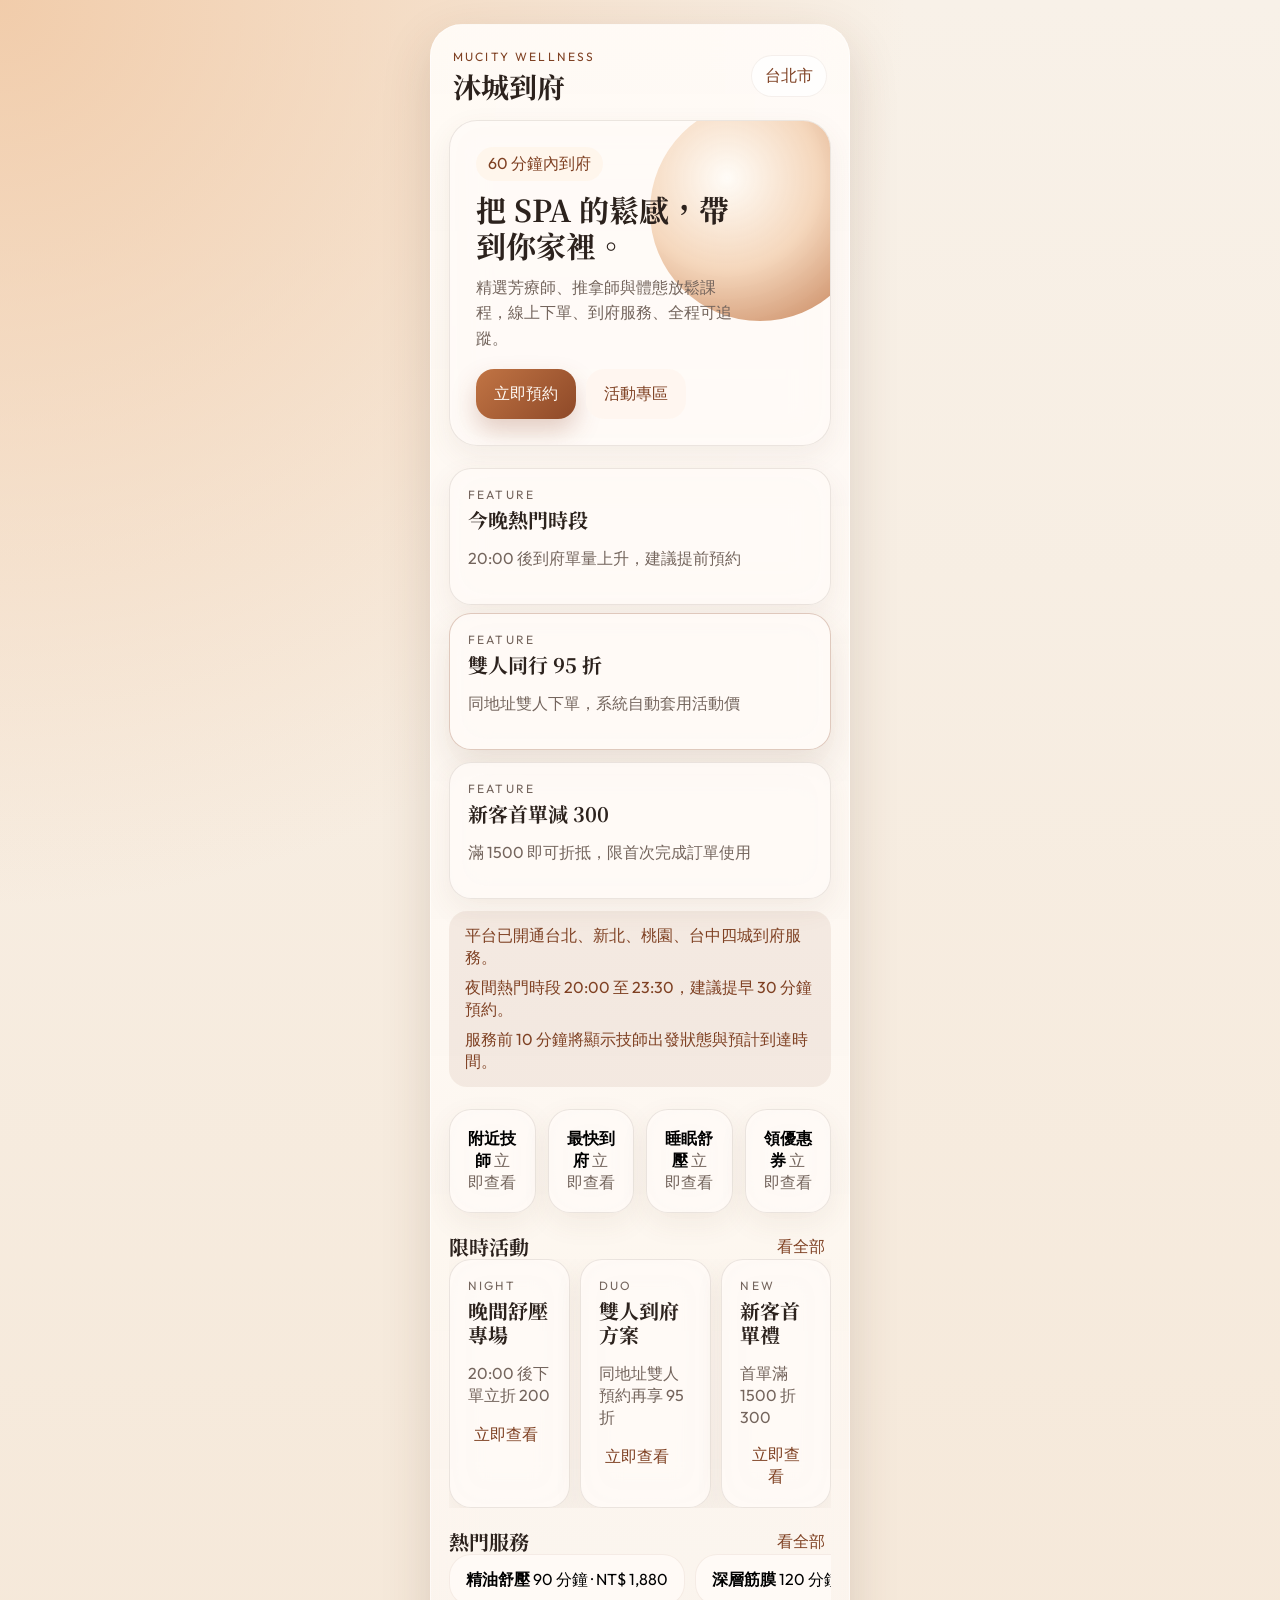
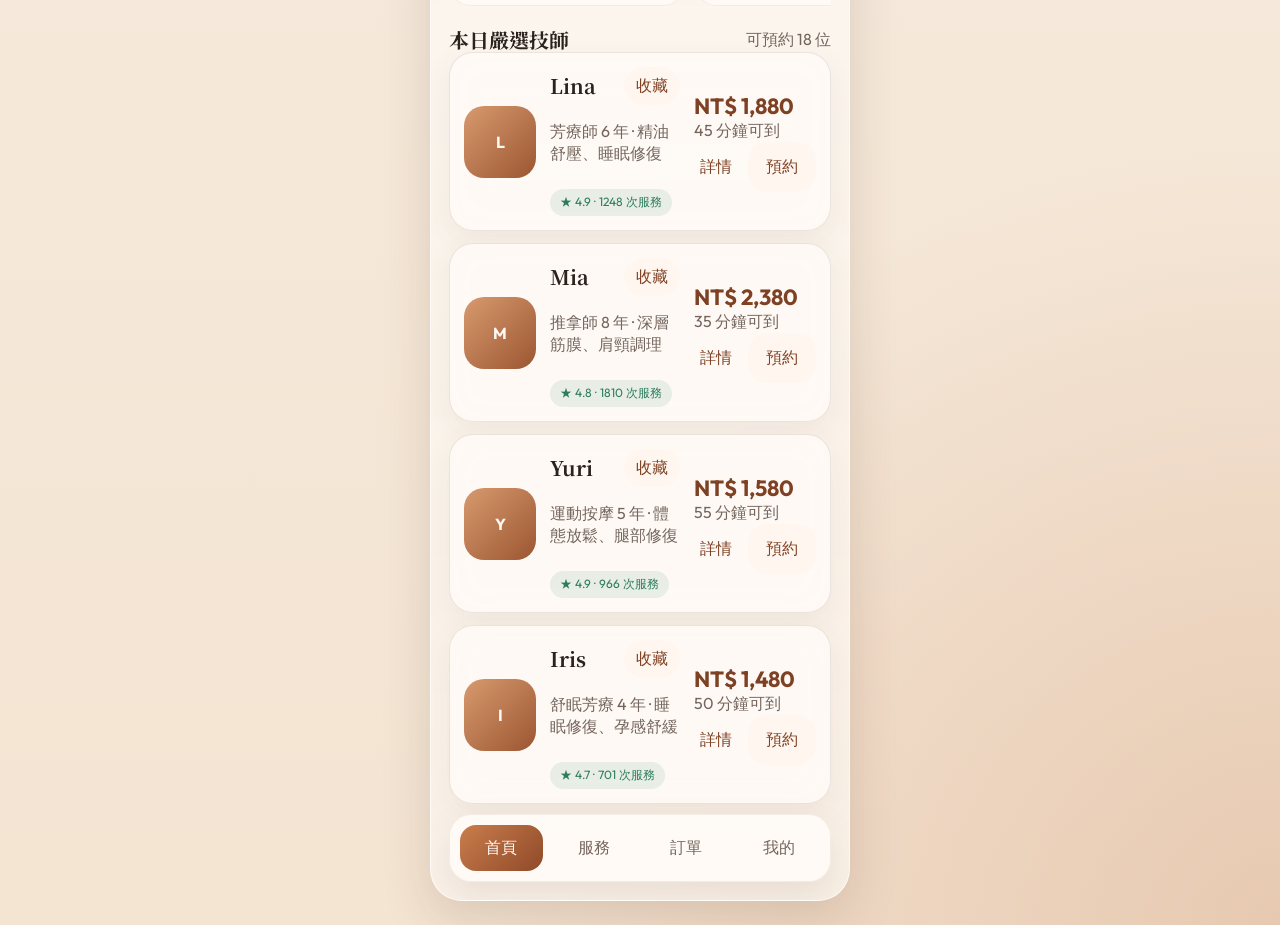
<file: index.html>
﻿<!DOCTYPE html>
<html lang="zh-Hant">
<head>
  <meta charset="UTF-8">
  <meta name="viewport" content="width=device-width, initial-scale=1.0">
  <meta name="description" content="沐城到府 H5，提供到府按摩、芳療舒壓與預約下單服務。">
  <meta name="theme-color" content="#8e4928">
  <title>沐城到府 | 預約按摩服務</title>
  <link rel="preconnect" href="https://fonts.googleapis.com">
  <link rel="preconnect" href="https://fonts.gstatic.com" crossorigin>
  <link href="https://fonts.googleapis.com/css2?family=Noto+Serif+TC:wght@500;700&family=Outfit:wght@300;400;500;600;700&display=swap" rel="stylesheet">
  <link rel="manifest" href="site.webmanifest">
  <link rel="stylesheet" href="styles.css">
</head>
<body>
  <div class="app-shell">
    <div class="phone-frame">
      <div class="app-status" id="appStatus">
        <div class="app-status-card">
          <div class="loader-dot"></div>
          <strong id="appStatusTitle">載入中</strong>
          <p id="appStatusText">正在準備服務資料...</p>
          <button class="secondary-button hidden" id="retryBootstrapButton" type="button">重新載入</button>
        </div>
      </div>
      <header class="topbar">
        <div>
          <p class="eyebrow">MuCity Wellness</p>
          <h1>沐城到府</h1>
        </div>
        <button class="ghost-button" id="cityButton" type="button">台北市</button>
      </header>

      <main class="app-main">
        <section class="app-view active" data-view="home">
          <section class="hero-card">
            <div class="hero-copy">
              <p class="hero-tag">60 分鐘內到府</p>
              <h2>把 SPA 的鬆感，帶到你家裡。</h2>
              <p class="hero-text">精選芳療師、推拿師與體態放鬆課程，線上下單、到府服務、全程可追蹤。</p>
              <div class="action-row">
                <button class="primary-button" id="quickBookButton" type="button">立即預約</button>
                <button class="secondary-button" id="openCampaignSheetButton" type="button">活動專區</button>
              </div>
            </div>
            <div class="hero-orb"></div>
          </section>

          <section class="section">
            <div class="banner-carousel" id="bannerCarousel"></div>
            <div class="notice-strip" id="noticeStrip"></div>
          </section>

          <section class="section">
            <div class="mini-grid" id="shortcutGrid"></div>
          </section>

          <section class="section">
            <div class="section-header">
              <h3>限時活動</h3>
              <button class="link-button" id="showCampaignsButton" type="button">看全部</button>
            </div>
            <div class="campaign-row" id="campaignList"></div>
          </section>

          <section class="section">
            <div class="section-header">
              <h3>熱門服務</h3>
              <button class="link-button" id="showServicesButton" type="button">看全部</button>
            </div>
            <div class="chip-row" id="serviceChips"></div>
          </section>

          <section class="section">
            <div class="section-header">
              <h3>本日嚴選技師</h3>
              <span class="hint-text">可預約 18 位</span>
            </div>
            <div class="card-list" id="therapistList"></div>
          </section>
        </section>

        <section class="app-view" data-view="services">
          <section class="section">
            <p class="eyebrow">Service Catalog</p>
            <h2>全部服務</h2>
            <p class="hero-text compact">依照放鬆目標、時長與預算快速挑選方案，支援到府與到店雙模式。</p>
          </section>
          <section class="section">
            <label class="search-field">
              搜尋服務
              <input id="serviceSearchInput" type="search" placeholder="例如：肩頸、睡眠、精油">
            </label>
          </section>
          <section class="section">
            <div class="filter-row" id="serviceFilters"></div>
          </section>
          <section class="section">
            <div class="service-grid" id="servicesPageGrid"></div>
          </section>
        </section>

        <section class="app-view" data-view="orders">
          <section class="section">
            <p class="eyebrow">Order Center</p>
            <h2>我的訂單</h2>
            <p class="hero-text compact">查看待付款、技師出發、服務中與已完成訂單，支援再次預約。</p>
          </section>
          <section class="section">
            <div class="tab-row" id="orderTabs"></div>
          </section>
          <section class="section">
            <div class="card-list" id="ordersList"></div>
          </section>
        </section>

        <section class="app-view" data-view="profile">
          <section class="section">
            <div id="profileSummary"></div>
          </section>

          <section class="section">
            <div class="stats-grid" id="profileStats"></div>
          </section>

          <section class="section">
            <div class="menu-list" id="profileMenu"></div>
          </section>

          <section class="section">
            <div class="affiliate-card">
              <p class="eyebrow">Promotion</p>
              <h3>邀請分銷中心</h3>
              <p>分享專屬連結，新客首單完成後可獲得推廣獎勵。</p>
              <button class="primary-button full-width" id="openAffiliateSheetButton" type="button">查看推廣中心</button>
            </div>
          </section>
        </section>
      </main>

      <nav class="bottom-nav">
        <button class="nav-item active" data-nav="home" type="button">首頁</button>
        <button class="nav-item" data-nav="services" type="button">服務</button>
        <button class="nav-item" data-nav="orders" type="button">訂單</button>
        <button class="nav-item" data-nav="profile" type="button">我的</button>
      </nav>
    </div>
  </div>

  <div class="sheet hidden" id="citySheet" aria-hidden="true">
    <div class="sheet-backdrop" data-close="citySheet"></div>
    <section class="sheet-panel">
      <div class="sheet-handle"></div>
      <div class="sheet-header">
        <h3>城市切換</h3>
        <button class="close-button" data-close="citySheet" type="button">關閉</button>
      </div>
      <div class="city-grid" id="cityGrid"></div>
      <div class="service-range-card">
        <strong>服務範圍說明</strong>
        <p id="serviceRangeText"></p>
        <div class="city-meta-grid" id="cityMeta"></div>
      </div>
    </section>
  </div>

  <div class="sheet hidden" id="detailSheet" aria-hidden="true">
    <div class="sheet-backdrop" data-close="detailSheet"></div>
    <section class="sheet-panel">
      <div class="sheet-handle"></div>
      <div id="detailContent"></div>
    </section>
  </div>

  <div class="sheet hidden" id="therapistSheet" aria-hidden="true">
    <div class="sheet-backdrop" data-close="therapistSheet"></div>
    <section class="sheet-panel">
      <div class="sheet-handle"></div>
      <div id="therapistDetailContent"></div>
    </section>
  </div>

  <div class="sheet hidden" id="bookingSheet" aria-hidden="true">
    <div class="sheet-backdrop" data-close="bookingSheet"></div>
    <section class="sheet-panel">
      <div class="sheet-handle"></div>
      <div class="sheet-header">
        <h3>確認預約</h3>
        <button class="close-button" data-close="bookingSheet" type="button">關閉</button>
      </div>
      <div class="booking-steps" id="bookingSteps"></div>
      <form id="bookingForm" class="booking-form">
        <div class="summary-card" id="bookingSummary"></div>
        <label>
          服務地址
          <input name="address" type="text" placeholder="例：信義路五段 7 號" required>
        </label>
        <label>
          預約時間
          <input name="time" type="datetime-local" required>
        </label>
        <label>
          聯絡電話
          <input name="phone" type="tel" placeholder="09xx-xxx-xxx" required>
        </label>
        <label>
          備註需求
          <textarea name="note" rows="3" placeholder="可填寫停車、門禁或力道需求"></textarea>
        </label>
        <button class="primary-button full-width" type="submit">送出訂單</button>
      </form>
    </section>
  </div>

  <div class="sheet hidden" id="orderDetailSheet" aria-hidden="true">
    <div class="sheet-backdrop" data-close="orderDetailSheet"></div>
    <section class="sheet-panel">
      <div class="sheet-handle"></div>
      <div id="orderDetailContent"></div>
    </section>
  </div>

  <div class="sheet hidden" id="addressSheet" aria-hidden="true">
    <div class="sheet-backdrop" data-close="addressSheet"></div>
    <section class="sheet-panel">
      <div class="sheet-handle"></div>
      <div class="sheet-header">
        <h3>地址管理</h3>
        <button class="close-button" data-close="addressSheet" type="button">關閉</button>
      </div>
      <div class="card-list" id="addressList"></div>
      <form id="addressForm" class="booking-form section">
        <label>
          地址名稱
          <input name="label" type="text" placeholder="例如：住家 / 公司" required>
        </label>
        <label>
          詳細地址
          <input name="value" type="text" placeholder="例：台北市信義區松仁路 100 號" required>
        </label>
        <button class="primary-button full-width" type="submit">新增地址</button>
      </form>
    </section>
  </div>

  <div class="sheet hidden" id="campaignSheet" aria-hidden="true">
    <div class="sheet-backdrop" data-close="campaignSheet"></div>
    <section class="sheet-panel">
      <div class="sheet-handle"></div>
      <div class="sheet-header">
        <h3>活動專區</h3>
        <button class="close-button" data-close="campaignSheet" type="button">關閉</button>
      </div>
      <div class="card-list" id="campaignSheetList"></div>
    </section>
  </div>

  <div class="sheet hidden" id="couponSheet" aria-hidden="true">
    <div class="sheet-backdrop" data-close="couponSheet"></div>
    <section class="sheet-panel">
      <div class="sheet-handle"></div>
      <div class="sheet-header">
        <h3>優惠券中心</h3>
        <button class="close-button" data-close="couponSheet" type="button">關閉</button>
      </div>
      <div class="card-list" id="couponList"></div>
    </section>
  </div>

  <div class="sheet hidden" id="affiliateSheet" aria-hidden="true">
    <div class="sheet-backdrop" data-close="affiliateSheet"></div>
    <section class="sheet-panel">
      <div class="sheet-handle"></div>
      <div class="sheet-header">
        <h3>推廣中心</h3>
        <button class="close-button" data-close="affiliateSheet" type="button">關閉</button>
      </div>
      <div id="affiliateContent"></div>
    </section>
  </div>

  <div class="sheet hidden" id="favoriteSheet" aria-hidden="true">
    <div class="sheet-backdrop" data-close="favoriteSheet"></div>
    <section class="sheet-panel">
      <div class="sheet-handle"></div>
      <div class="sheet-header">
        <h3>我的收藏</h3>
        <button class="close-button" data-close="favoriteSheet" type="button">關閉</button>
      </div>
      <div class="card-list" id="favoriteList"></div>
    </section>
  </div>

  <div class="sheet hidden" id="paymentSheet" aria-hidden="true">
    <div class="sheet-backdrop" data-close="paymentSheet"></div>
    <section class="sheet-panel">
      <div class="sheet-handle"></div>
      <div class="sheet-header">
        <h3>發票與付款</h3>
        <button class="close-button" data-close="paymentSheet" type="button">關閉</button>
      </div>
      <div id="paymentContent"></div>
    </section>
  </div>

  <div class="sheet hidden" id="partnerSheet" aria-hidden="true">
    <div class="sheet-backdrop" data-close="partnerSheet"></div>
    <section class="sheet-panel">
      <div class="sheet-handle"></div>
      <div class="sheet-header">
        <h3>商家合作申請</h3>
        <button class="close-button" data-close="partnerSheet" type="button">關閉</button>
      </div>
      <form id="partnerForm" class="booking-form">
        <label>
          店家 / 品牌名稱
          <input name="brand" type="text" placeholder="請填寫品牌或工作室名稱" required>
        </label>
        <label>
          聯絡人
          <input name="contact" type="text" placeholder="請填寫聯絡人姓名" required>
        </label>
        <label>
          聯絡電話
          <input name="phone" type="tel" placeholder="09xx-xxx-xxx" required>
        </label>
        <label>
          合作需求
          <textarea name="message" rows="4" placeholder="例如：技師合作、異業合作、企業方案"></textarea>
        </label>
        <button class="primary-button full-width" type="submit">送出申請</button>
      </form>
    </section>
  </div>

  <div class="sheet hidden" id="supportSheet" aria-hidden="true">
    <div class="sheet-backdrop" data-close="supportSheet"></div>
    <section class="sheet-panel">
      <div class="sheet-handle"></div>
      <div class="sheet-header">
        <h3>客服與 FAQ</h3>
        <button class="close-button" data-close="supportSheet" type="button">關閉</button>
      </div>
      <div id="supportContent"></div>
    </section>
  </div>

  <div class="toast hidden" id="toast"></div>

  <script src="config.js"></script>
  <script src="data.js"></script>
  <script src="api.js"></script>
  <script src="app.js"></script>
</body>
</html>
</file>
<file: styles.css>
:root {
  --surface: rgba(255, 251, 247, 0.84);
  --ink: #2c221d;
  --muted: #74655d;
  --accent-deep: #7f4123;
  --line: rgba(93, 66, 53, 0.12);
  --success: #2d7c5d;
  --pending: #9f5e28;
  --info: #5f6f8f;
  --shadow: 0 18px 50px rgba(82, 49, 29, 0.16);
}

* { box-sizing: border-box; }

body {
  margin: 0;
  min-height: 100vh;
  font-family: "Outfit", sans-serif;
  color: var(--ink);
  background:
    radial-gradient(circle at top left, rgba(240, 198, 160, 0.85), transparent 32%),
    radial-gradient(circle at bottom right, rgba(186, 106, 59, 0.22), transparent 28%),
    linear-gradient(180deg, #f8f1e8 0%, #f4e4d2 100%);
}

button, input, textarea, select { font: inherit; }

.app-shell {
  display: grid;
  place-items: center;
  min-height: 100vh;
  padding: 24px;
}

.phone-frame {
  position: relative;
  width: min(100%, 420px);
  min-height: 820px;
  overflow: hidden;
  border: 1px solid rgba(255, 255, 255, 0.52);
  border-radius: 32px;
  background: linear-gradient(180deg, rgba(255, 251, 247, 0.95) 0%, rgba(250, 243, 235, 0.88) 100%);
  box-shadow: var(--shadow);
  backdrop-filter: blur(20px);
}

.app-status {
  position: absolute;
  inset: 0;
  z-index: 20;
  display: grid;
  place-items: center;
  padding: 24px;
  background: rgba(255, 249, 243, 0.86);
  backdrop-filter: blur(18px);
}

.app-status-card {
  width: min(100%, 300px);
  padding: 24px;
  border: 1px solid var(--line);
  border-radius: 24px;
  text-align: center;
  background: var(--surface);
  box-shadow: var(--shadow);
}

.loader-dot {
  width: 42px;
  height: 42px;
  margin: 0 auto 14px;
  border: 4px solid rgba(127, 65, 35, 0.12);
  border-top-color: var(--accent-deep);
  border-radius: 50%;
  animation: spin 900ms linear infinite;
}

.app-status[data-mode="error"] .loader-dot {
  border-color: rgba(159, 94, 40, 0.18);
  border-top-color: var(--pending);
  animation: none;
}

.app-status-card p {
  color: var(--muted);
  line-height: 1.6;
}

@keyframes spin {
  to { transform: rotate(360deg); }
}

.topbar, .section-header, .order-head, .service-card-top, .action-row.spread, .card-title-row, .sheet-header {
  display: flex;
  align-items: center;
  justify-content: space-between;
}

.topbar { padding: 24px 22px 16px; }

.eyebrow {
  margin: 0 0 6px;
  font-size: 12px;
  letter-spacing: 0.18em;
  text-transform: uppercase;
  color: var(--accent-deep);
}

h1, h2, h3 { margin: 0; font-family: "Noto Serif TC", serif; line-height: 1.2; }
h1 { font-size: 28px; }
h2 { font-size: 30px; }
h3 { font-size: 20px; }

.ghost-button, .link-button, .close-button {
  border: 0;
  background: transparent;
  color: var(--accent-deep);
  cursor: pointer;
}

.ghost-button {
  padding: 10px 14px;
  border-radius: 999px;
  background: rgba(255, 255, 255, 0.72);
  box-shadow: inset 0 0 0 1px rgba(127, 65, 35, 0.08);
}

.app-main { padding: 0 18px 96px; }
.app-view { display: none; }
.app-view.active { display: block; }
.section { margin-top: 22px; }

.hero-card, .promo-card, .summary-card, .service-card, .therapist-card, .order-card, .profile-card, .stat-card, .empty-card, .shortcut-card, .campaign-card, .banner-card, .affiliate-card, .service-range-card, .review-card {
  border: 1px solid var(--line);
  background: var(--surface);
  box-shadow: 0 10px 28px rgba(110, 75, 50, 0.08);
  backdrop-filter: blur(18px);
}

.hero-card {
  position: relative;
  overflow: hidden;
  display: flex;
  align-items: flex-end;
  min-height: 260px;
  padding: 26px;
  border-radius: 28px;
}

.hero-copy { position: relative; z-index: 1; max-width: 82%; }

.hero-tag, .status-pill {
  display: inline-flex;
  margin: 0 0 10px;
  padding: 6px 12px;
  border-radius: 999px;
}

.hero-tag {
  color: var(--accent-deep);
  background: rgba(255, 245, 235, 0.9);
}

.hero-text, .hint-text, .therapist-meta, .price-note, .order-meta, label, .service-card span, .stat-card span, .campaign-card p, .shortcut-card span, .banner-card p, .review-card p {
  color: var(--muted);
}

.status-hint {
  color: var(--accent-deep);
  font-size: 13px;
}

.hero-text { margin: 12px 0 18px; line-height: 1.6; }
.hero-text.compact { margin: 8px 0 0; }

.hero-orb {
  position: absolute;
  right: -40px;
  top: -20px;
  width: 220px;
  height: 220px;
  border-radius: 50%;
  background:
    radial-gradient(circle at 35% 35%, rgba(255, 252, 247, 0.95), rgba(240, 198, 160, 0.68) 45%, rgba(185, 106, 59, 0.92));
}

.action-row, .inline-actions, .detail-points, .campaign-row, .filter-row, .tab-row, .chip-row, .booking-steps, .timeline-mini, .timeline-bar {
  display: flex;
  gap: 10px;
}

.chip-row, .filter-row, .tab-row, .campaign-row { overflow-x: auto; scrollbar-width: none; }
.chip-row::-webkit-scrollbar, .filter-row::-webkit-scrollbar, .tab-row::-webkit-scrollbar, .campaign-row::-webkit-scrollbar { display: none; }

.mini-grid, .stats-grid, .menu-list, .service-grid, .card-list, .city-grid {
  display: grid;
  gap: 12px;
}

.mini-grid { grid-template-columns: repeat(4, 1fr); }
.stats-grid { grid-template-columns: repeat(3, 1fr); }
.city-grid { grid-template-columns: repeat(2, 1fr); }

.banner-carousel {
  display: grid;
  gap: 10px;
}

.banner-card {
  cursor: pointer;
  transition: transform 180ms ease, box-shadow 180ms ease, border-color 180ms ease;
}

.banner-card.active {
  border-color: rgba(142, 73, 40, 0.28);
  transform: translateY(-2px);
  box-shadow: 0 16px 34px rgba(110, 75, 50, 0.14);
}

.banner-card, .campaign-card, .shortcut-card, .affiliate-card, .service-range-card {
  padding: 18px;
  border-radius: 22px;
}

.notice-strip {
  display: grid;
  gap: 8px;
  margin-top: 12px;
  padding: 14px 16px;
  border-radius: 18px;
  background: rgba(127, 65, 35, 0.08);
  color: var(--accent-deep);
}

.notice-item {
  border: 0;
  padding: 0;
  text-align: left;
  color: inherit;
  background: transparent;
  cursor: pointer;
}

.search-field { display: grid; gap: 8px; }

.service-chip, .filter-chip, .city-chip {
  flex: 0 0 auto;
  border: 1px solid rgba(127, 65, 35, 0.08);
  background: rgba(255, 251, 247, 0.9);
}

.service-chip {
  min-width: 128px;
  padding: 14px 16px;
  border-radius: 22px;
}

.filter-chip, .city-chip {
  padding: 10px 16px;
  border-radius: 999px;
  color: var(--muted);
  cursor: pointer;
}

.filter-chip.active, .nav-item.active, .favorite-button.active, .step-pill.active, .city-chip.active {
  color: #fff8f3;
  background: linear-gradient(135deg, #ca7d4d, #8f4a28);
}

.therapist-card {
  display: grid;
  grid-template-columns: 72px 1fr auto;
  gap: 14px;
  align-items: center;
  padding: 14px;
  border-radius: 24px;
}

.avatar, .profile-avatar {
  display: grid;
  place-items: center;
  font-weight: 700;
  color: #fff8f3;
  background: linear-gradient(135deg, #d89a6e, #9b5631);
}

.avatar { width: 72px; height: 72px; border-radius: 20px; }
.profile-avatar { width: 64px; height: 64px; border-radius: 18px; }

.badge {
  display: inline-flex;
  align-items: center;
  margin-top: 8px;
  padding: 5px 10px;
  border-radius: 999px;
  font-size: 12px;
  color: var(--success);
  background: rgba(45, 124, 93, 0.1);
}

.price, .price-tag { font-weight: 700; color: var(--accent-deep); }
.price { display: block; font-size: 22px; }

.primary-button, .secondary-button, .menu-item, .favorite-button {
  border: 0;
  border-radius: 18px;
  padding: 14px 18px;
  cursor: pointer;
}

.primary-button {
  color: #fffaf5;
  background: linear-gradient(135deg, #c17444 0%, #8e4928 100%);
  box-shadow: 0 12px 24px rgba(142, 73, 40, 0.25);
}

button:disabled,
input:disabled,
textarea:disabled,
select:disabled {
  cursor: not-allowed;
  opacity: 0.62;
}

.booking-form.is-submitting {
  pointer-events: none;
}

.secondary-button, .favorite-button {
  color: var(--accent-deep);
  background: rgba(255, 247, 240, 0.92);
}

.favorite-button { padding: 8px 12px; border-radius: 999px; }

.promo-card, .profile-card, .service-card.large, .order-card, .empty-card, .stat-card, .review-card {
  padding: 18px;
  border-radius: 24px;
}

.profile-card { display: flex; align-items: center; gap: 14px; }
.stat-card { text-align: center; }
.stat-card strong, .summary-card strong { display: block; }
.city-meta-grid {
  display: grid;
  grid-template-columns: repeat(3, 1fr);
  gap: 10px;
  margin-top: 14px;
}

.city-meta-grid div {
  padding: 12px;
  border-radius: 16px;
  background: rgba(255, 247, 240, 0.9);
}
.therapist-summary-grid {
  display: grid;
  grid-template-columns: repeat(3, 1fr);
  gap: 12px;
  margin-top: 14px;
}

.therapist-summary-grid div {
  padding: 12px;
  border-radius: 16px;
  background: rgba(255, 247, 240, 0.9);
}

.review-meta {
  display: flex;
  align-items: center;
  justify-content: space-between;
  gap: 12px;
}

.menu-item {
  display: flex;
  align-items: center;
  justify-content: space-between;
  background: rgba(255, 251, 247, 0.88);
  border: 1px solid var(--line);
}

.bottom-nav {
  position: absolute;
  left: 18px;
  right: 18px;
  bottom: 18px;
  display: grid;
  grid-template-columns: repeat(4, 1fr);
  gap: 10px;
  padding: 10px;
  border-radius: 22px;
  background: rgba(255, 251, 247, 0.92);
  border: 1px solid rgba(127, 65, 35, 0.08);
  box-shadow: 0 14px 34px rgba(82, 49, 29, 0.1);
}

.nav-item {
  border: 0;
  padding: 12px 10px;
  border-radius: 16px;
  color: var(--muted);
  background: transparent;
  cursor: pointer;
}

.sheet {
  position: fixed;
  inset: 0;
  display: grid;
  align-items: end;
}

.hidden, .sheet.hidden, .toast.hidden { display: none; }

.sheet-backdrop {
  position: absolute;
  inset: 0;
  background: rgba(44, 34, 29, 0.34);
}

.sheet-panel {
  position: relative;
  z-index: 1;
  max-height: min(86vh, 780px);
  overflow-y: auto;
  padding: 14px 18px 24px;
  border-radius: 28px 28px 0 0;
  background: #fff9f3;
  box-shadow: 0 -20px 40px rgba(44, 34, 29, 0.16);
}

.sheet-handle {
  width: 48px;
  height: 5px;
  margin: 0 auto 14px;
  border-radius: 999px;
  background: rgba(127, 65, 35, 0.2);
}

.detail-hero, .booking-form { display: grid; gap: 14px; }

.support-card, .faq-card {
  padding: 18px;
  border-radius: 22px;
  border: 1px solid var(--line);
  background: var(--surface);
  box-shadow: 0 10px 28px rgba(110, 75, 50, 0.08);
}

.faq-question {
  width: 100%;
  border: 0;
  background: transparent;
  display: flex;
  align-items: center;
  justify-content: space-between;
  padding: 0;
  color: var(--ink);
  cursor: pointer;
}

.faq-answer {
  margin-top: 12px;
  color: var(--muted);
  line-height: 1.6;
}

.detail-banner {
  min-height: 180px;
  border-radius: 24px;
  background:
    linear-gradient(160deg, rgba(255, 248, 240, 0.3), rgba(255, 248, 240, 0.05)),
    radial-gradient(circle at top right, rgba(255, 224, 197, 0.95), transparent 36%),
    linear-gradient(135deg, #c88254, #8e4928);
}

.detail-points span, .step-pill, .timeline-mini span, .timeline-bar span {
  padding: 8px 12px;
  border-radius: 999px;
}

.detail-points span, .timeline-mini span, .timeline-bar span {
  background: rgba(185, 106, 59, 0.1);
  color: var(--accent-deep);
}

.timeline-bar { flex-wrap: wrap; margin-top: 12px; }
.timeline-bar span.active { background: rgba(45, 124, 93, 0.12); color: var(--success); }
.booking-steps { flex-wrap: wrap; margin-bottom: 16px; }
.step-pill { background: rgba(127, 65, 35, 0.08); color: var(--muted); }

label { display: grid; gap: 8px; font-size: 14px; }

input, textarea, select {
  width: 100%;
  border: 1px solid rgba(127, 65, 35, 0.12);
  border-radius: 16px;
  padding: 14px 16px;
  background: rgba(255, 255, 255, 0.72);
}

textarea { resize: vertical; }
.summary-card { padding: 16px; border-radius: 22px; }
.full-width { width: 100%; }

.status-pill.upcoming { color: var(--pending); background: rgba(159, 94, 40, 0.12); }
.status-pill.matched { color: var(--accent-deep); background: rgba(127, 65, 35, 0.12); }
.status-pill.ongoing { color: var(--success); background: rgba(45, 124, 93, 0.12); }
.status-pill.completed { color: var(--info); background: rgba(95, 111, 143, 0.12); }

.toast {
  position: fixed;
  left: 50%;
  bottom: 32px;
  transform: translateX(-50%);
  padding: 14px 18px;
  border-radius: 16px;
  color: #fffaf3;
  background: rgba(44, 34, 29, 0.92);
  box-shadow: 0 14px 26px rgba(44, 34, 29, 0.2);
}

@media (max-width: 520px) {
  .app-shell { padding: 0; }
  .phone-frame { width: 100%; min-height: 100vh; border-radius: 0; }
  .mini-grid, .stats-grid, .city-grid { grid-template-columns: repeat(2, 1fr); }
}
</file>
